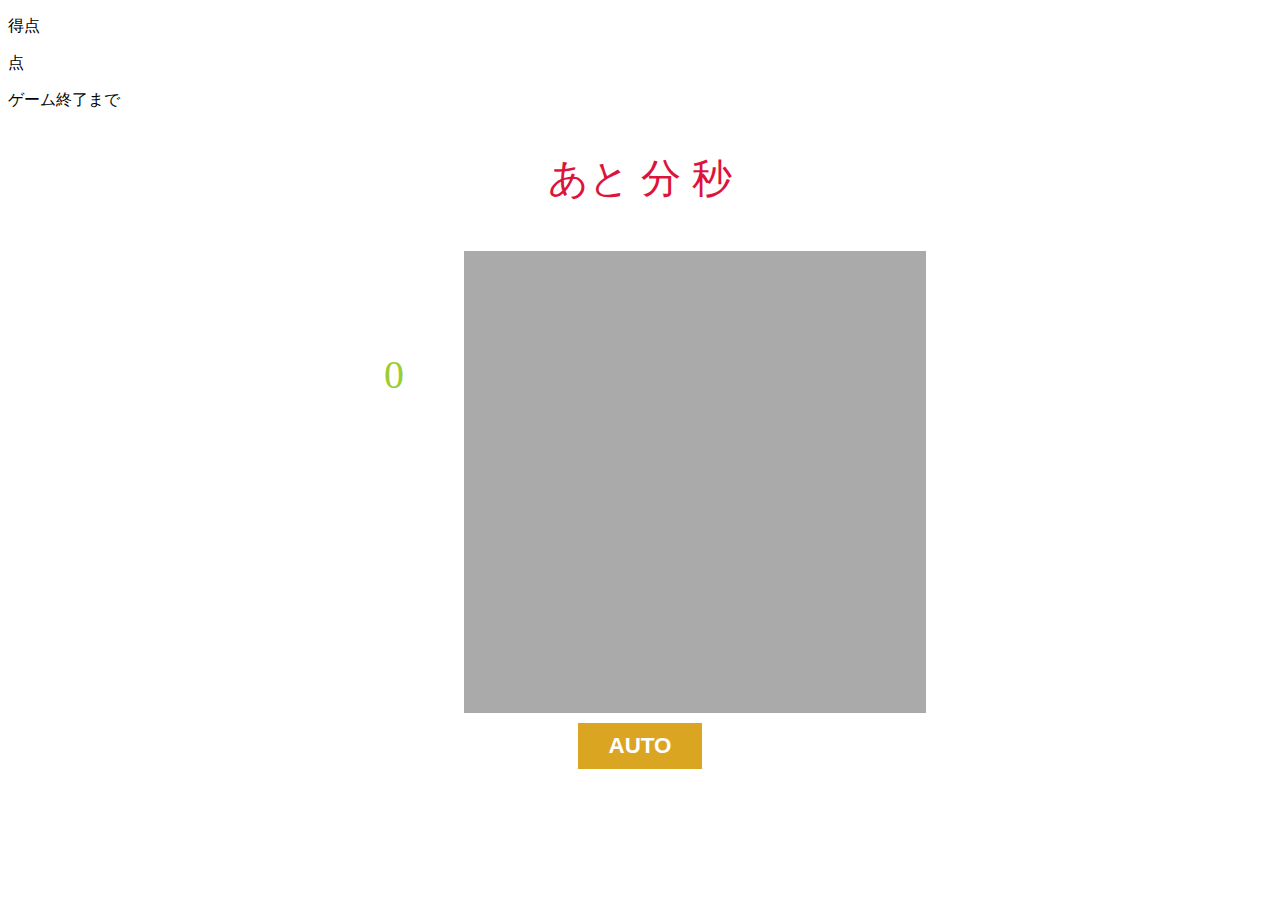
<file: index.html>
<!DOCTYPE html>
<html lang="ja">
<head>
    <meta charset="utf-8">
    <link rel="stylesheet" href="style.css" type="text/css">
    <title>Playing 2048</title>
</head>
<body>
  <p class="score">得点</p>
  <p class="score-board">
    <div id="score"></div>点
  </p>
  <p class="until">ゲーム終了まで</p>
  <p class="timer">あと
      <span id="min"></span>分
      <span id="sec"></span>秒
  </p>
  <div class="centering">
    <p id="syurasuko">0</p>
    <div id="gameboard" class="flex-container">
    </div>
  </div>
  <div class="centering">
    <button id="autoButton" class="autoButton">AUTO</button>
  </div>
  <script type="text/javascript" src="main.js"></script>
</body>
</html>
</file>
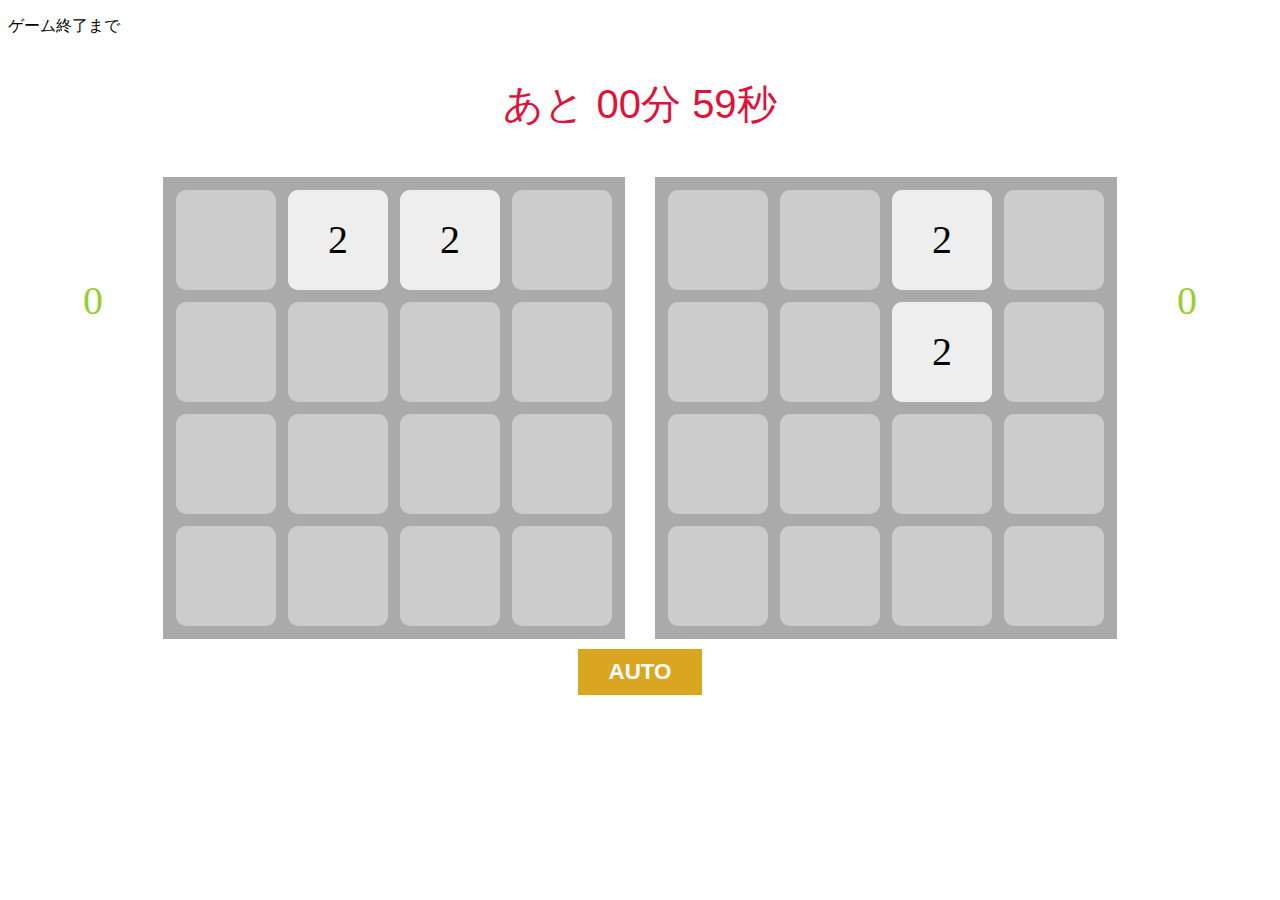
<file: index2.html>
<!DOCTYPE html>
<html lang="ja">
<head>
    <meta charset="utf-8">
    <link rel="stylesheet" href="style.css" type="text/css">
    <title>Playing 2048</title>
</head>
<body>
  <p class="untill">ゲーム終了まで</p>
  <p class="timer">あと
      <span id="min"></span>分
      <span id="sec"></span>秒
  </p>
  <div class="centering">
    <p id="syurasuko">0</p>
    <div id="gameboard" class="flex-container">
    </div>
    <div id="gameboard2" class="flex-container">
    </div>
    <p id="syurasuko2">0</p>
  </div>
  <div class="centering">
    <button id="autoButton" class="autoButton">AUTO</button>
  </div>
  <script type="text/javascript" src="main2.js"></script>
</body>
</html>
</file>
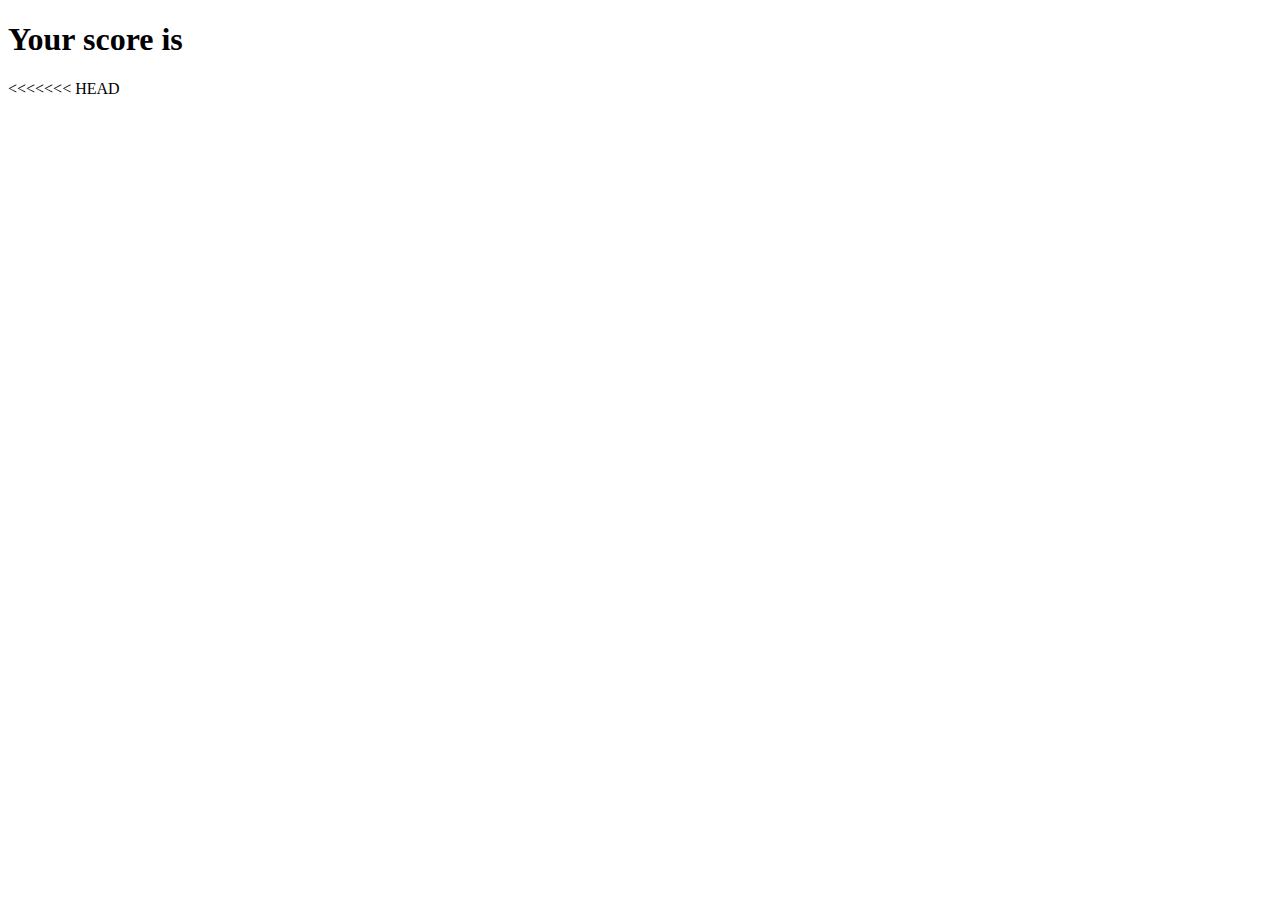
<file: score.html>
<!DOCTYPE html>
<html lang="en">
<head>
    <meta charset="UTF-8">
    <meta http-equiv="X-UA-Compatible" content="IE=edge">
    <meta name="viewport" content="width=device-width, initial-scale=1.0">
    <title>Document</title>
</head>
<body>
    <h1>Your score is</h1>
<<<<<<< HEAD
    <h2 id = "score"></h2>
</body>
<script>
let myScore = localStorage.getItem('score');
let score = document.getElementById("score");
score.innerHTML = myScore;
=======
    <h2 id="score"></h2>
</body>
<script>
    let myScore = localStorage.getItem('score');
    let score = document.getElementById("score");
    score.innerHTML = myScore;
>>>>>>> 92982f6ccd483165c5d70313d8f1bc757cd9730a
</script>
</html>
</file>
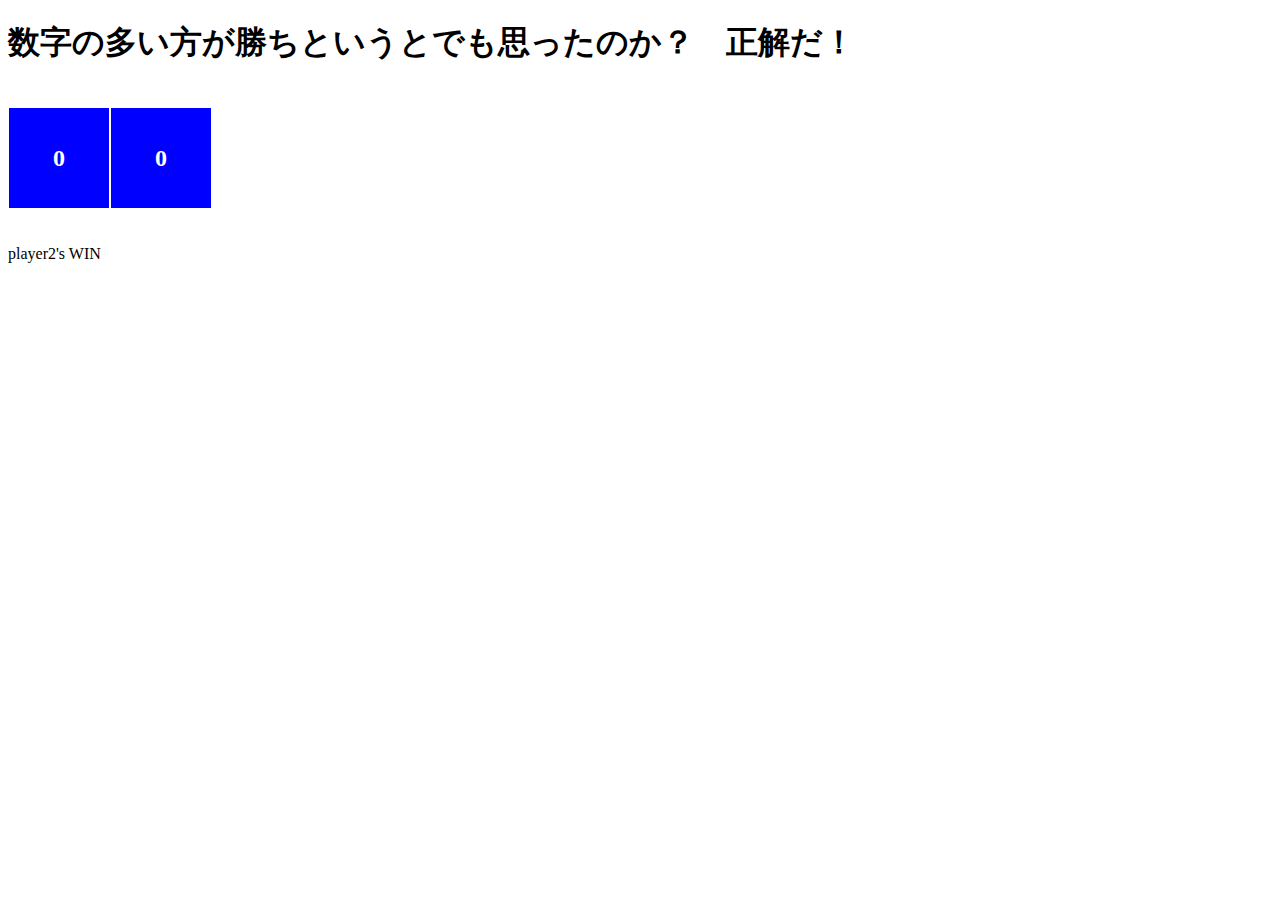
<file: score2.html>
<!DOCTYPE html>
<html lang="en">
<head>
    <meta charset="UTF-8">
    <meta http-equiv="X-UA-Compatible" content="IE=edge">
    <meta name="viewport" content="width=device-width, initial-scale=1.0">
    <title>Document</title>
    <link rel="stylesheet" href="score2.css" type="text/css">
</head>
<body>
    <h1>数字の多い方が勝ちというとでも思ったのか？　正解だ！</h1>
    <div class="parent">
    <h2 id = "score2" class="child"></h2>
    <h2 id = "score" class="child"></h2>
    </div>
    <p id = "HEY!"></p>
</body>
<script>
let myScore = localStorage.getItem('score');
let score = document.getElementById("score");
score.innerHTML = myScore;
let mypoint = localStorage.getItem('score2');
let point = document.getElementById("score2");
point.innerHTML = mypoint;
if(score2 > score){
    text = "player1's WIN!!!";
}else{
    text = "player2's WIN";
}
console.log(text);
let HEY =document.getElementById("HEY!");
HEY.innerHTML= text;
</script>
</html>
</file>
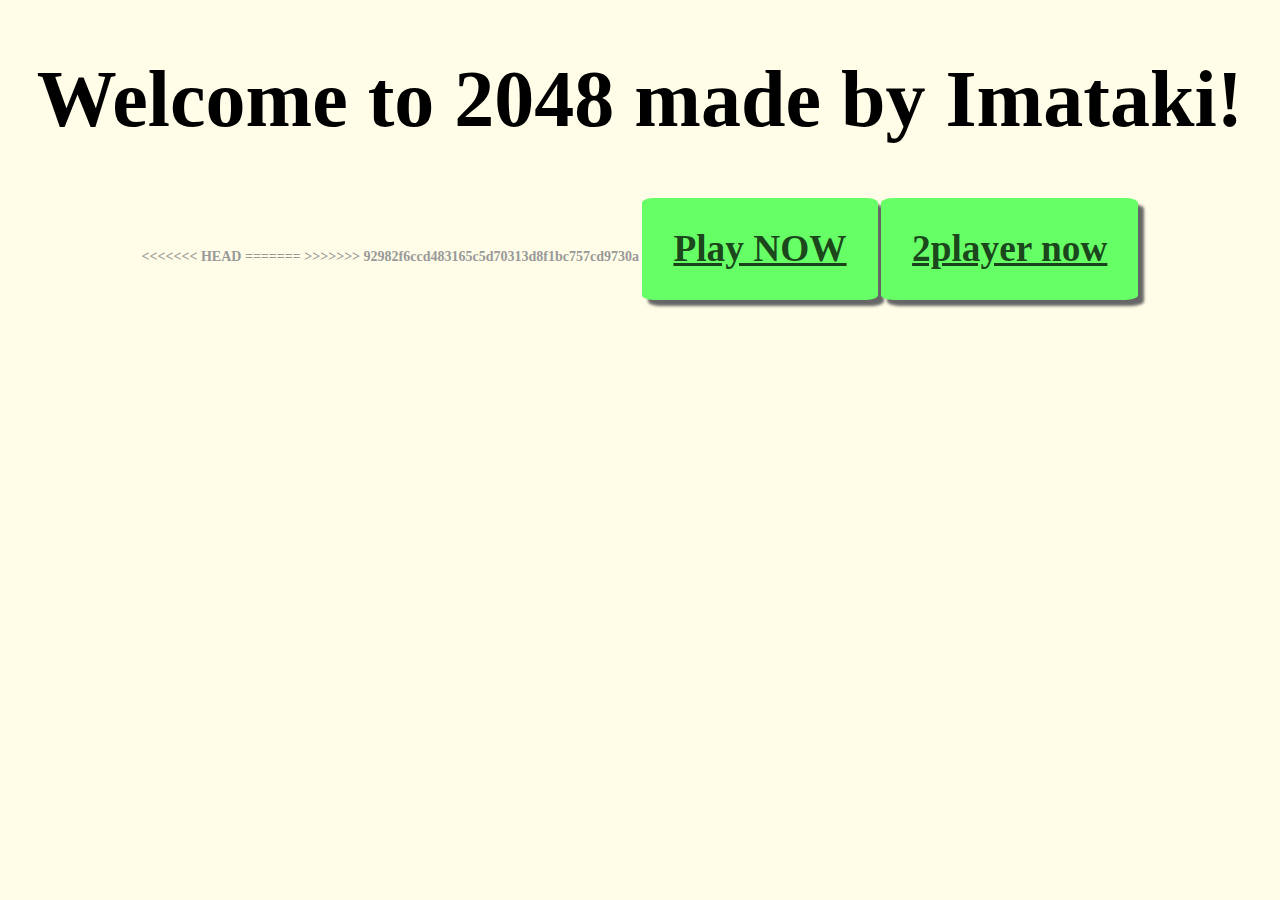
<file: start.html>
<!DOCTYPE html>
<html lang="en">
<head>
    <meta charset="UTF-8">
    <meta http-equiv="X-UA-Compatible" content="IE=edge">
    <meta name="viewport" content="width=device-width, initial-scale=1.0">
    <link rel="stylesheet" href="start.css" type="text/css">
    <title>2048</title>
</head>
<body>
    <h1 id="center">Welcome to 2048 made by Imataki!</h1>
    <div>
<<<<<<< HEAD
    
=======
        <!-- <input type="radio" name="q1" value="60000"> 1分
        <input type="radio" name="q1" value="180000">3分 -->
>>>>>>> 92982f6ccd483165c5d70313d8f1bc757cd9730a
        <a href="index.html" class="button">Play NOW</a>
        <a href="index2.html" class="button">2player now</a>
    </div>
</body>
</html>
</file>
<file: style.css>
.flex-container {
    display: flex;
    width: 460px;
    height: 460px;
    flex-wrap: wrap;
    justify-content: center;
    align-content: center;
    border: 1px solid #aaa;
    background-color: #aaa;
    position: relative;
  }
  
  .centering {
    display: flex;
    justify-content: center;
    align-content: center;
    padding: 5px;
  }
  
  .autoButton {
    background-color: goldenrod;
    font-weight: bold;
    color: white;
    border-style: none;
    padding: 10px 30px;
    font-size: 1.4em;
  }
  
  .autoButton:hover {
    background-color: rgb(221, 179, 73);
    cursor: pointer;
  }
  
  .gameCell {
    border-radius: 10px;
    box-sizing: border-box;
    text-align: center;
    position: absolute;
  }

<<<<<<< HEAD
 .untill{
  text-align: center;
  font-size: 55px;
  font-family: 'Trebuchet MS', 'Lucida Sans Unicode', 'Lucida Grande', 'Lucida Sans', Arial, sans-serif;
  color: gold;
  }

  .timer{
    text-rendering: unset;
    font-size: 23px;
    font-family: serif;
    color: crimson;
  }

#syurasuko{
  color :yellowgreen;
  font-size: 40px;
  margin: 60px;
  padding: 40px 0px 0px 0px;
}

#syurasuko2{
  color :yellowgreen;
  font-size: 40px;
  margin: 60px;
  padding: 40px 0px 0px 0px;
}

#gameboard{
  margin-right: 30px;
}
=======
  .until{
    text-align: center;
    font-family: 'Courier New', Courier, monospace;
    font-weight: 100;
    font-size: 20px;
  }
  .timer{
    text-align: center;
    font-family: Arial, Helvetica, sans-serif;
    font-weight: 100;
    font-size: 40px; 
  }
>>>>>>> 92982f6ccd483165c5d70313d8f1bc757cd9730a
</file>
<file: score2.css>
.parent {
    display: flex;
    }
    
   .child {
    color: #fff;
    border: solid 1px #fff;
    text-align: center;
    line-height: 100px;
    width: 100px;
    height: 100px;
    background-color: blue;
   }
</file>
<file: start.css>
body {
    background: #fffde7;
  }
  div {
    margin: 30px;
    text-align: center;
    font-size: 14px;
    color: #999;
    font-weight: bold;
  }
  .button {
    display       : inline-block;
    border-radius : 5%;          /* 角丸       */
    font-size     : 28pt;        /* 文字サイズ */
    text-align    : center;      /* 文字位置   */
    cursor        : pointer;     /* カーソル   */
    padding       : 32px 31px;   /* 余白       */
    background    : #66ff66;     /* 背景色     */
    color         : rgba(0, 0, 0, 0.74);     /* 文字色     */
    line-height   : 1em;         /* 1行の高さ  */
    opacity       : 1;           /* 透明度     */
    transition    : .3s;         /* なめらか変化 */
    box-shadow    : 6px 6px 3px #666666;  /* 影の設定 */
  }
  .button:hover {
    box-shadow    : none;        /* カーソル時の影消去 */
    opacity       : 0.8;         /* カーソル時透明度 */
  }

  #center{
    display: block;
    text-align: center;
    font-family: 'Times New Roman', Times, serif;
    font-size: 80px;
  }
</file>
